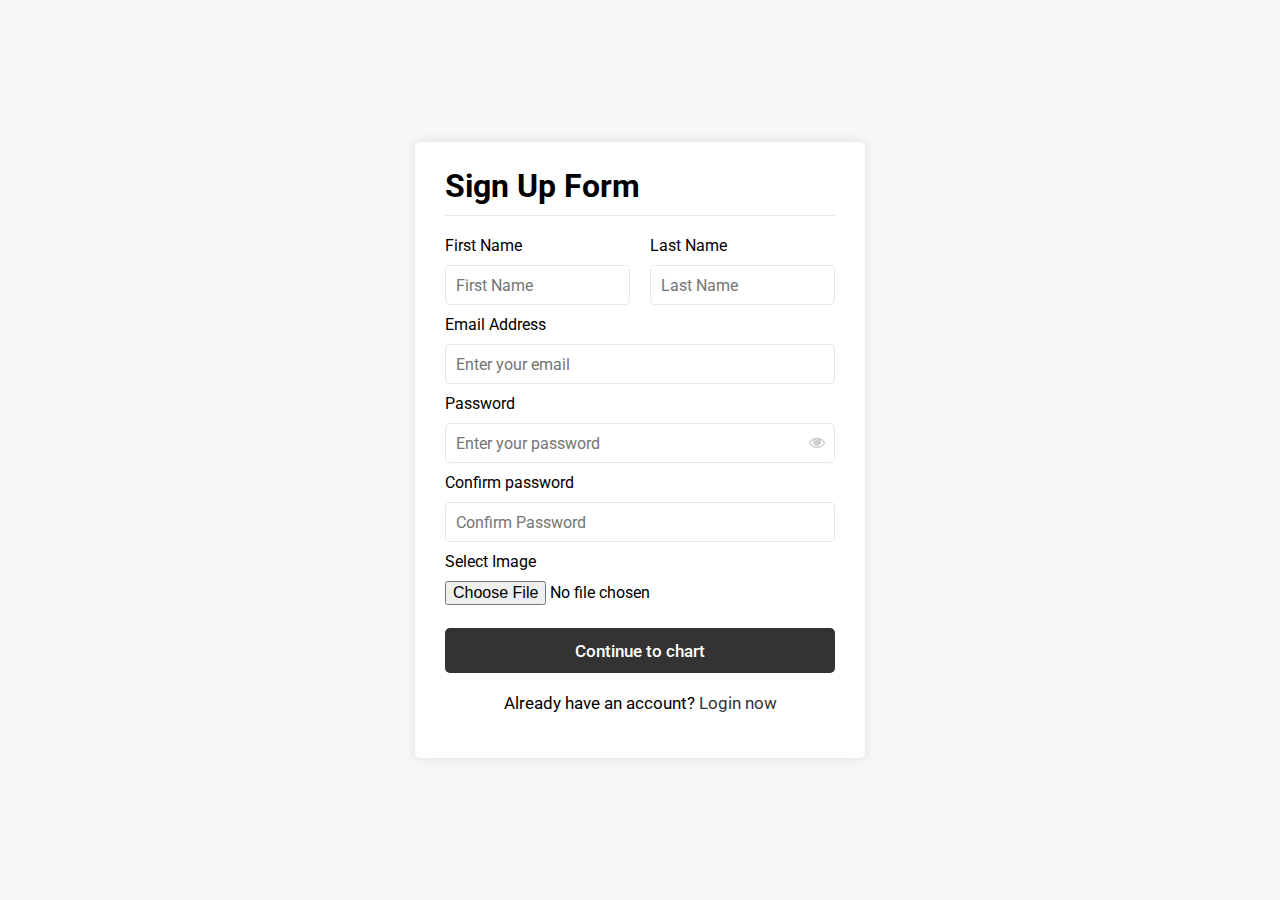
<file: index.html>
<!DOCTYPE html>
<html lang="en">
  <head>
    <meta charset="UTF-8" />
    <meta http-equiv="X-UA-Compatible" content="IE=edge" />
    <meta name="viewport" content="width=device-width, initial-scale=1.0" />
    <title>Realtime Chat App</title>

    <link rel="stylesheet" href="./css/style.css" />
    <!-- font awesome icons -->
    <link
      rel="stylesheet"
      href="https://cdnjs.cloudflare.com/ajax/libs/font-awesome/4.7.0/css/font-awesome.min.css"
    />
  </head>

  <body>
    <div class="wrapper">
      <section class="form signup">
        <header>
          <h1>Sign Up Form</h1>
        </header>
        <form action="#">
          <div class="error_txt">This is error message</div>
          <div class="name_details">
            <div class="field input">
              <label for="firstname">First Name</label>
              <input type="text" placeholder="First Name" />
            </div>
            <div class="field input">
              <label for="lastname">Last Name</label>
              <input type="text" placeholder="Last Name" />
            </div>
          </div>

          <div class="field input">
            <label for="email">Email Address</label>
            <input type="email" placeholder="Enter your email" />
          </div>

          <div class="field input">
            <label for="password">Password</label>
            <input type="password" placeholder="Enter your password" />
            <i class="fa fa-eye"></i>
          </div>

          <div class="field input">
            <label for="confirmPassword">Confirm password</label>
            <input type="password" placeholder="Confirm Password" />
          </div>

          <div class="field image">
            <label for="imgsection">Select Image</label>
            <input type="file" />
          </div>

          <div class="field button">
            <input type="submit" value="Continue to chart" />
          </div>

          <div class="link">
            Already have an account? <a href="./pages/login.html">Login now</a>
          </div>
        </form>
      </section>
    </div>

    <!-- javascript link -->
    <script src="./js/pass-show-hide.js"></script>
    <script src="./js/signup.js"></script>
  </body>
</html>
</file>
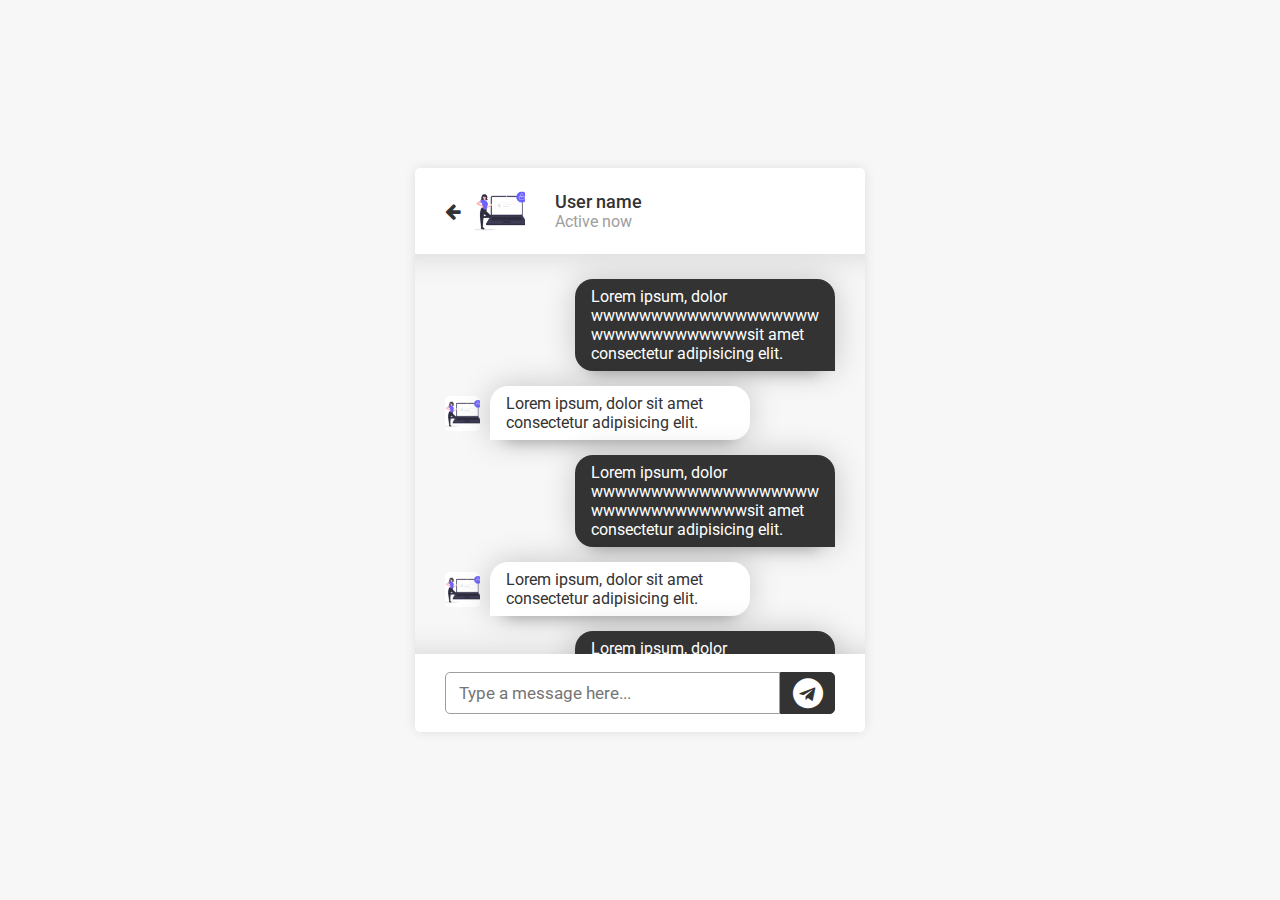
<file: pages/chat.html>
<!DOCTYPE html>
<html lang="en">
  <head>
    <meta charset="UTF-8" />
    <meta http-equiv="X-UA-Compatible" content="IE=edge" />
    <meta name="viewport" content="width=device-width, initial-scale=1.0" />
    <title>Realtime Chat App</title>

    <link rel="stylesheet" href="./../css/style.css" />
    <!-- font awesome icons -->
    <link
      rel="stylesheet"
      href="https://cdnjs.cloudflare.com/ajax/libs/font-awesome/4.7.0/css/font-awesome.min.css"
    />
  </head>

  <body>
    <div class="wrapper">
      <section class="chat__area">
        <header>
          <a href="./users.html" class="back__icon">
            <i class="fa fa-arrow-left"></i>
          </a>
          <img src="./../images/user.png" alt="user-image" />
          <div class="user__details">
            <span>User name</span>
            <p>Active now</p>
          </div>
        </header>

        <div class="chat__box">
          <div class="chat outgoing">
            <div class="details">
              <p>
                Lorem ipsum, dolor wwwwwwwwwwwwwwwwwwwwwwwwwwwwwwwwsit amet
                consectetur adipisicing elit.
              </p>
            </div>
          </div>
          <div class="chat incoming">
            <img src="./../images/user.png" alt="" />
            <div class="details">
              <p>Lorem ipsum, dolor sit amet consectetur adipisicing elit.</p>
            </div>
          </div>
          <div class="chat outgoing">
            <div class="details">
              <p>
                Lorem ipsum, dolor wwwwwwwwwwwwwwwwwwwwwwwwwwwwwwwwsit amet
                consectetur adipisicing elit.
              </p>
            </div>
          </div>
          <div class="chat incoming">
            <img src="./../images/user.png" alt="" />
            <div class="details">
              <p>Lorem ipsum, dolor sit amet consectetur adipisicing elit.</p>
            </div>
          </div>
          <div class="chat outgoing">
            <div class="details">
              <p>
                Lorem ipsum, dolor wwwwwwwwwwwwwwwwwwwwwwwwwwwwwwwwsit amet
                consectetur adipisicing elit.
              </p>
            </div>
          </div>
          <div class="chat incoming">
            <img src="./../images/user.png" alt="" />
            <div class="details">
              <p>Lorem ipsum, dolor sit amet consectetur adipisicing elit.</p>
            </div>
          </div>
          <div class="chat outgoing">
            <div class="details">
              <p>
                Lorem ipsum, dolor wwwwwwwwwwwwwwwwwwwwwwwwwwwwwwwwsit amet
                consectetur adipisicing elit.
              </p>
            </div>
          </div>
          <div class="chat incoming">
            <img src="./../images/user.png" alt="" />
            <div class="details">
              <p>Lorem ipsum, dolor sit amet consectetur adipisicing elit.</p>
            </div>
          </div>
          <div class="chat outgoing">
            <div class="details">
              <p>
                Lorem ipsum, dolor wwwwwwwwwwwwwwwwwwwwwwwwwwwwwwwwsit amet
                consectetur adipisicing elit.
              </p>
            </div>
          </div>
          <div class="chat incoming">
            <img src="./../images/user.png" alt="" />
            <div class="details">
              <p>Lorem ipsum, dolor sit amet consectetur adipisicing elit.</p>
            </div>
          </div>
          <div class="chat outgoing">
            <div class="details">
              <p>
                Lorem ipsum, dolor wwwwwwwwwwwwwwwwwwwwwwwwwwwwwwwwsit amet
                consectetur adipisicing elit.
              </p>
            </div>
          </div>
          <div class="chat incoming">
            <img src="./../images/user.png" alt="" />
            <div class="details">
              <p>Lorem ipsum, dolor sit amet consectetur adipisicing elit.</p>
            </div>
          </div>
          <div class="chat outgoing">
            <div class="details">
              <p>
                Lorem ipsum, dolor wwwwwwwwwwwwwwwwwwwwwwwwwwwwwwwwsit amet
                consectetur adipisicing elit.
              </p>
            </div>
          </div>
          <div class="chat incoming">
            <img src="./../images/user.png" alt="" />
            <div class="details">
              <p>Lorem ipsum, dolor sit amet consectetur adipisicing elit.</p>
            </div>
          </div>
        </div>

        <form action="#" class="typing__area">
          <input type="text" placeholder="Type a message here..." />
          <button><i class="fa fa-telegram"></i></button>
        </form>
      </section>
    </div>
  </body>
</html>
</file>
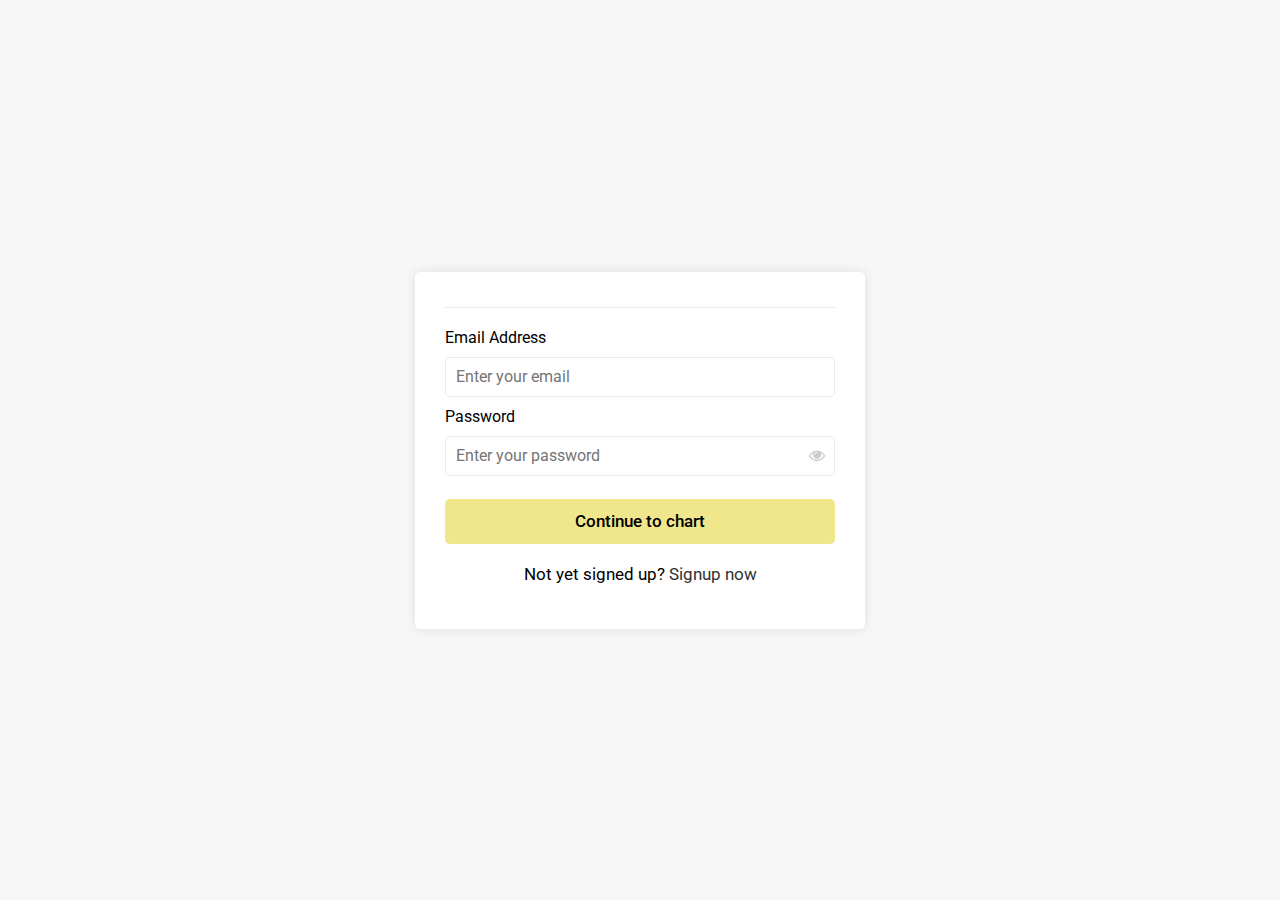
<file: pages/login.html>
<!DOCTYPE html>
<html lang="en">
  <head>
    <meta charset="UTF-8" />
    <meta http-equiv="X-UA-Compatible" content="IE=edge" />
    <meta name="viewport" content="width=device-width, initial-scale=1.0" />
    <title>Realtime Chat App</title>

    <link rel="stylesheet" href="./../css/style.css" />
    <!-- font awesome icons -->
    <link
      rel="stylesheet"
      href="https://cdnjs.cloudflare.com/ajax/libs/font-awesome/4.7.0/css/font-awesome.min.css"
    />
  </head>

  <body>
    <div class="wrapper">
      <section class="form login">
        <header>
          <h1 id="heading"></h1>
        </header>
        <form action="#">
          <div class="error_txt">This is error message</div>

          <div class="field input">
            <label for="email">Email Address</label>
            <input type="email" placeholder="Enter your email" />
          </div>

          <div class="field input">
            <label for="password">Password</label>
            <input type="password" placeholder="Enter your password" />

            <i class="fa fa-eye"></i>
          </div>

          <div class="field button" id="btn_container">
            <input type="submit" id="login_btn" value="Continue to chart" />
          </div>

          <div class="link">
            Not yet signed up? <a href="./../index.html">Signup now</a>
          </div>
        </form>
      </section>
    </div>

    <!-- javascript link -->
    <script src=" ./../js/pass-show-hide.js"></script>
    <script>
      const buttonText = document.getElementById("login_btn");
      const heading = document.getElementById("heading");

      buttonText.style.backgroundColor = "Khaki";
      buttonText.style.color = "#000";

      buttonText.onclick = () => {
        buttonText.style.backgroundColor = "#000";
        buttonText.style.color = "#fff";

        heading.innerHTML = "Sign Up Form";

        console.log(buttonText);
        console.log(heading);
        document.write(Dat);
      };
    </script>
  </body>
</html>
</file>
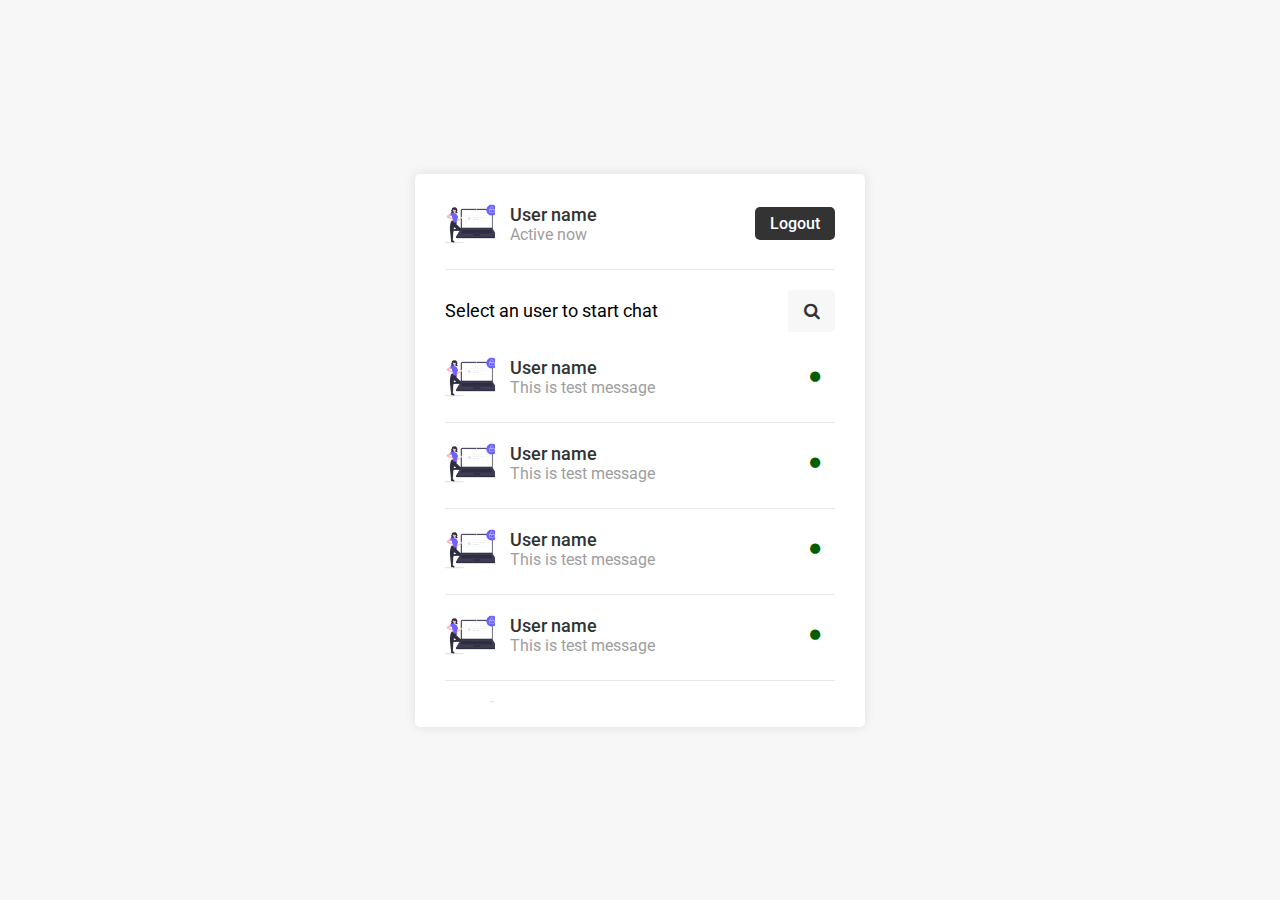
<file: pages/users.html>
<!DOCTYPE html>
<html lang="en">
  <head>
    <meta charset="UTF-8" />
    <meta http-equiv="X-UA-Compatible" content="IE=edge" />
    <meta name="viewport" content="width=device-width, initial-scale=1.0" />
    <title>Realtime Chat App</title>

    <link rel="stylesheet" href="./../css/style.css" />
    <!-- font awesome icons -->
    <link
      rel="stylesheet"
      href="https://cdnjs.cloudflare.com/ajax/libs/font-awesome/4.7.0/css/font-awesome.min.css"
    />
  </head>

  <body>
    <div class="wrapper">
      <section class="users">
        <header>
          <div class="content">
            <img src="./../images/user.png" alt="user-image" />
            <div class="user__details">
              <span>User name</span>
              <p>Active now</p>
            </div>
          </div>
          <a href="#" class="logout">Logout</a>
        </header>
        <div class="search">
          <span class="text">Select an user to start chat</span>
          <input type="text" placeholder="Enter username to search..." />
          <button><i class="fa fa-search"></i></button>
        </div>

        <div class="users__list">
          <a href="#">
            <div class="content">
              <img src="./../images/user.png" alt="user-image" />
              <div class="user__details">
                <span>User name</span>
                <p>This is test message</p>
              </div>
            </div>
            <div class="status__dot"><i class="fa fa-circle"></i></div>
          </a>
          <a href="#">
            <div class="content">
              <img src="./../images/user.png" alt="user-image" />
              <div class="user__details">
                <span>User name</span>
                <p>This is test message</p>
              </div>
            </div>
            <div class="status__dot"><i class="fa fa-circle"></i></div>
          </a>
          <a href="#">
            <div class="content">
              <img src="./../images/user.png" alt="user-image" />
              <div class="user__details">
                <span>User name</span>
                <p>This is test message</p>
              </div>
            </div>
            <div class="status__dot"><i class="fa fa-circle"></i></div>
          </a>
          <a href="#">
            <div class="content">
              <img src="./../images/user.png" alt="user-image" />
              <div class="user__details">
                <span>User name</span>
                <p>This is test message</p>
              </div>
            </div>
            <div class="status__dot"><i class="fa fa-circle"></i></div>
          </a>
          <a href="#">
            <div class="content">
              <img src="./../images/user.png" alt="user-image" />
              <div class="user__details">
                <span>User name</span>
                <p>This is test message</p>
              </div>
            </div>
            <div class="status__dot"><i class="fa fa-circle"></i></div>
          </a>
          <a href="#">
            <div class="content">
              <img src="./../images/user.png" alt="user-image" />
              <div class="user__details">
                <span>User name</span>
                <p>This is test message</p>
              </div>
            </div>
            <div class="status__dot"><i class="fa fa-circle"></i></div>
          </a>
          <a href="#">
            <div class="content">
              <img src="./../images/user.png" alt="user-image" />
              <div class="user__details">
                <span>User name</span>
                <p>This is test message</p>
              </div>
            </div>
            <div class="status__dot"><i class="fa fa-circle"></i></div>
          </a>
          <a href="#">
            <div class="content">
              <img src="./../images/user.png" alt="user-image" />
              <div class="user__details">
                <span>User name</span>
                <p>This is test message</p>
              </div>
            </div>
            <div class="status__dot"><i class="fa fa-circle"></i></div>
          </a>
          <a href="#">
            <div class="content">
              <img src="./../images/user.png" alt="user-image" />
              <div class="user__details">
                <span>User name</span>
                <p>This is test message</p>
              </div>
            </div>
            <div class="status__dot"><i class="fa fa-circle"></i></div>
          </a>
          <a href="#">
            <div class="content">
              <img src="./../images/user.png" alt="user-image" />
              <div class="user__details">
                <span>User name</span>
                <p>This is test message</p>
              </div>
            </div>
            <div class="status__dot"><i class="fa fa-circle"></i></div>
          </a>
        </div>
      </section>
    </div>

    <!-- javascript link -->
    <script src="./../js/users.js"></script>
  </body>
</html>
</file>
<file: css/style.css>
@import url("https://fonts.googleapis.com/css2?family=Roboto:ital,wght@0,100;0,300;0,400;0,500;0,700;0,900;1,100;1,300;1,400;1,500;1,700;1,900&display=swap");
* {
  margin: 0;
  padding: 0;
  -webkit-box-sizing: border-box;
          box-sizing: border-box;
  text-decoration: none;
  font-family: "Roboto", sans-serif;
}

body {
  display: -webkit-box;
  display: -ms-flexbox;
  display: flex;
  -webkit-box-pack: center;
      -ms-flex-pack: center;
          justify-content: center;
  -webkit-box-align: center;
      -ms-flex-align: center;
          align-items: center;
  min-height: 100vh;
  background: #f7f7f7;
}

.wrapper {
  background-color: #fff;
  width: 450px;
  border-radius: 5px;
  -webkit-box-shadow: 0 0 12px 0 rgba(0, 0, 0, 0.1), 0 0 22px -46px rgba(0, 0, 0, 0.5);
          box-shadow: 0 0 12px 0 rgba(0, 0, 0, 0.1), 0 0 22px -46px rgba(0, 0, 0, 0.5);
}

.form {
  padding: 25px 30px;
}

.form header {
  font-style: 25px;
  font-weight: 600;
  border-bottom: 1px solid #e6e6e6e6;
  padding-bottom: 10px;
}

.form form {
  margin: 20px 0;
}

.form form .name_details {
  display: -webkit-box;
  display: -ms-flexbox;
  display: flex;
}

.form form .name_details .field:first-child {
  margin-right: 10px;
}

.form form .name_details .field:last-child {
  margin-left: 10px;
}

.form form .error_txt {
  color: #721c24;
  background: #f8d7da;
  padding: 10px 20px;
  border-radius: 5px;
  text-align: center;
  margin-bottom: 10px;
  border: 1px solid #e6e6e6e6;
  display: none;
}

.form form .field {
  display: -webkit-box;
  display: -ms-flexbox;
  display: flex;
  -webkit-box-orient: vertical;
  -webkit-box-direction: normal;
      -ms-flex-direction: column;
          flex-direction: column;
  margin-bottom: 10px;
  position: relative;
}

.form form .field label {
  padding-bottom: 10px;
}

.form form .field input {
  outline: none;
}

.form form .field i {
  position: absolute;
  right: 10px;
  top: 70%;
  -webkit-transform: translateY(-50%);
          transform: translateY(-50%);
  color: #ccc;
  cursor: pointer;
}

.form form .field i.active::before {
  content: "\f070";
  color: #333;
}

.form form .input input {
  height: 40px;
  width: 100%;
  font-size: 16px;
  padding: 0 10px;
  border: 1px solid #e6e6e6e6;
  border-radius: 5px;
}

.form form .image label {
  padding-bottom: 10px;
}

.form form .image input {
  font-size: 16px;
}

.form form .button input {
  margin-top: 13px;
  height: 45px;
  border: none;
  outline: none;
  background-color: #333;
  color: #fff;
  font-size: 17px;
  font-weight: 500;
  border-radius: 5px;
  cursor: pointer;
}

.form form .link {
  text-align: center;
  margin-top: 20px;
  font-size: 17px;
}

.form form .link a {
  color: #333;
}

.form form .link a:hover {
  text-decoration: underline;
}

.wrapper img {
  -o-object-fit: cover;
     object-fit: cover;
  border-radius: 5px;
}

.users {
  padding: 25px 30px;
}

.users header {
  display: -webkit-box;
  display: -ms-flexbox;
  display: flex;
  -webkit-box-align: center;
      -ms-flex-align: center;
          align-items: center;
  -webkit-box-pack: justify;
      -ms-flex-pack: justify;
          justify-content: space-between;
  border-bottom: 1px solid #e6e6e6e6;
  padding-bottom: 20px;
}

.users header .content {
  display: -webkit-box;
  display: -ms-flexbox;
  display: flex;
  -webkit-box-pack: center;
      -ms-flex-pack: center;
          justify-content: center;
  -webkit-box-align: center;
      -ms-flex-align: center;
          align-items: center;
}

.users header .content img {
  width: 50px;
  height: 50px;
}

.users header .content .user__details {
  margin-left: 15px;
}

.users header .content .user__details span {
  color: #333;
  font-size: 18px;
  font-weight: 500;
}

.users header .content .user__details p {
  color: #9e9e9e;
}

.users header .logout {
  background-color: #333;
  padding: 7px 15px;
  color: #fff;
  font-weight: 500;
  border-radius: 5px;
  text-decoration: none;
}

.users .search {
  margin: 20px 0;
  display: -webkit-box;
  display: -ms-flexbox;
  display: flex;
  -webkit-box-align: center;
      -ms-flex-align: center;
          align-items: center;
  -webkit-box-pack: justify;
      -ms-flex-pack: justify;
          justify-content: space-between;
  position: relative;
}

.users .search .text {
  font-size: 18px;
}

.users .search input {
  position: absolute;
  height: 42px;
  width: calc(100% - 47px);
  border: 1px solid #e6e6e6e6;
  outline: none;
  padding: 0 13px;
  font-size: 16px;
  border-radius: 5px 0 0 5px;
  opacity: 0;
  pointer-events: none;
  -webkit-transition: all 0.5s ease;
  transition: all 0.5s ease;
}

.users .search input.active {
  opacity: 1;
  pointer-events: auto;
}

.users .search button {
  width: 47px;
  height: 42px;
  background-color: #f7f7f7;
  color: #333;
  outline: none;
  border-radius: 0 5px 5px 0;
  cursor: pointer;
  border: none;
  font-size: 17px;
  -webkit-transition: all 0.5s ease;
  transition: all 0.5s ease;
}

.users .search button.active {
  background-color: #333;
  color: #fff;
}

.users .search button.active i::before {
  content: "\f00d";
}

.users .users__list {
  max-height: 350px;
  overflow-y: auto;
}

.users .users__list::-webkit-scrollbar {
  width: 0px;
}

.users .users__list a {
  display: -webkit-box;
  display: -ms-flexbox;
  display: flex;
  -webkit-box-align: center;
      -ms-flex-align: center;
          align-items: center;
  -webkit-box-pack: justify;
      -ms-flex-pack: justify;
          justify-content: space-between;
  border-bottom: 1px solid #e6e6e6e6;
  padding-bottom: 20px;
  color: #333;
  padding-right: 15px;
  margin-bottom: 15px;
  page-break-after: 10px;
  -webkit-transition: all 0.5s;
  transition: all 0.5s;
}

.users .users__list a:last-child {
  margin-bottom: 0px;
  border: none;
}

.users .users__list a:hover {
  background-color: #ececec;
  width: 100%;
  border-radius: 5px;
}

.users .users__list a .content {
  display: -webkit-box;
  display: -ms-flexbox;
  display: flex;
  -webkit-box-pack: center;
      -ms-flex-pack: center;
          justify-content: center;
  -webkit-box-align: center;
      -ms-flex-align: center;
          align-items: center;
}

.users .users__list a .content .user__details {
  margin-left: 15px;
}

.users .users__list a .content .user__details span {
  color: #333;
  font-size: 18px;
  font-weight: 500;
}

.users .users__list a .content .user__details p {
  color: #9e9e9e;
}

.users .users__list a .content img {
  width: 50px;
  height: 50px;
}

.users .users__list a .status__dot {
  color: #015f01;
  font-size: 12px;
}

.users .users__list a .status__dot.offline {
  color: #c5c7c5;
}

.chat__area header {
  display: -webkit-box;
  display: -ms-flexbox;
  display: flex;
  -webkit-box-align: center;
      -ms-flex-align: center;
          align-items: center;
  padding: 18px 30px;
}

.chat__area header .back__icon {
  font-size: 18px;
  color: #333;
}

.chat__area header img {
  width: 50px;
  height: 50px;
  margin: 0 15px;
}

.chat__area header .user__details {
  margin-left: 15px;
}

.chat__area header .user__details span {
  color: #333;
  font-size: 18px;
  font-weight: 500;
}

.chat__area header .user__details p {
  color: #9e9e9e;
}

.chat__area .chat__box {
  overflow-y: auto;
  height: 400px;
  background-color: #f7f7f7;
  padding: 10px 30px 20px 30px;
  -webkit-box-shadow: inset 0 32px 32px -32px rgba(0, 0, 0, 0.15), inset 0 -32px 32px -32px rgba(0, 0, 0, 0.15);
          box-shadow: inset 0 32px 32px -32px rgba(0, 0, 0, 0.15), inset 0 -32px 32px -32px rgba(0, 0, 0, 0.15);
}

.chat__area .chat__box::-webkit-scrollbar {
  width: 0px;
}

.chat__area .chat__box .chat {
  margin: 15px 0;
}

.chat__area .chat__box .chat p {
  word-wrap: break-word;
  padding: 8px 16px;
  -webkit-box-shadow: 0 0 32px rgba(0, 0, 0, 0.2), 0 16px 16px -16px rgba(0, 0, 0, 0.3);
          box-shadow: 0 0 32px rgba(0, 0, 0, 0.2), 0 16px 16px -16px rgba(0, 0, 0, 0.3);
}

.chat__area .chat__box .outgoing {
  display: -webkit-box;
  display: -ms-flexbox;
  display: flex;
}

.chat__area .chat__box .outgoing .details {
  margin-left: auto;
  max-width: calc(100% - 130px);
}

.chat__area .chat__box .outgoing p {
  background-color: #333;
  color: #fff;
  border-radius: 18px 18px 0;
}

.chat__area .chat__box .incoming {
  display: -webkit-box;
  display: -ms-flexbox;
  display: flex;
  -webkit-box-align: center;
      -ms-flex-align: center;
          align-items: center;
  -webkit-box-pack: end;
      -ms-flex-pack: end;
          justify-content: flex-end;
}

.chat__area .chat__box .incoming img {
  width: 35px;
  height: 35px;
}

.chat__area .chat__box .incoming .details {
  margin-right: auto;
  margin-left: 10px;
  max-width: calc(100% - 130px);
}

.chat__area .chat__box .incoming p {
  background-color: #fff;
  color: #333;
  border-radius: 18px 18px 18px 0px;
}

.chat__area .typing__area {
  padding: 18px 30px;
  display: -webkit-box;
  display: -ms-flexbox;
  display: flex;
  -webkit-box-pack: justify;
      -ms-flex-pack: justify;
          justify-content: space-between;
}

.chat__area .typing__area input {
  width: calc(100% - 55px);
  height: 42px;
  outline: none;
  padding: 0 13px;
  font-size: 17px;
  border: 1px solid #9e9e9e;
  border-radius: 5px 0 0 5px;
}

.chat__area .typing__area button {
  width: 55px;
  outline: none;
  border: 1px solid #333;
  border-radius: 0 5px 5px 0;
  background-color: #333;
  color: #fff;
  cursor: pointer;
}

.chat__area .typing__area button i {
  font-size: 30px;
}
/*# sourceMappingURL=style.css.map */
</file>
